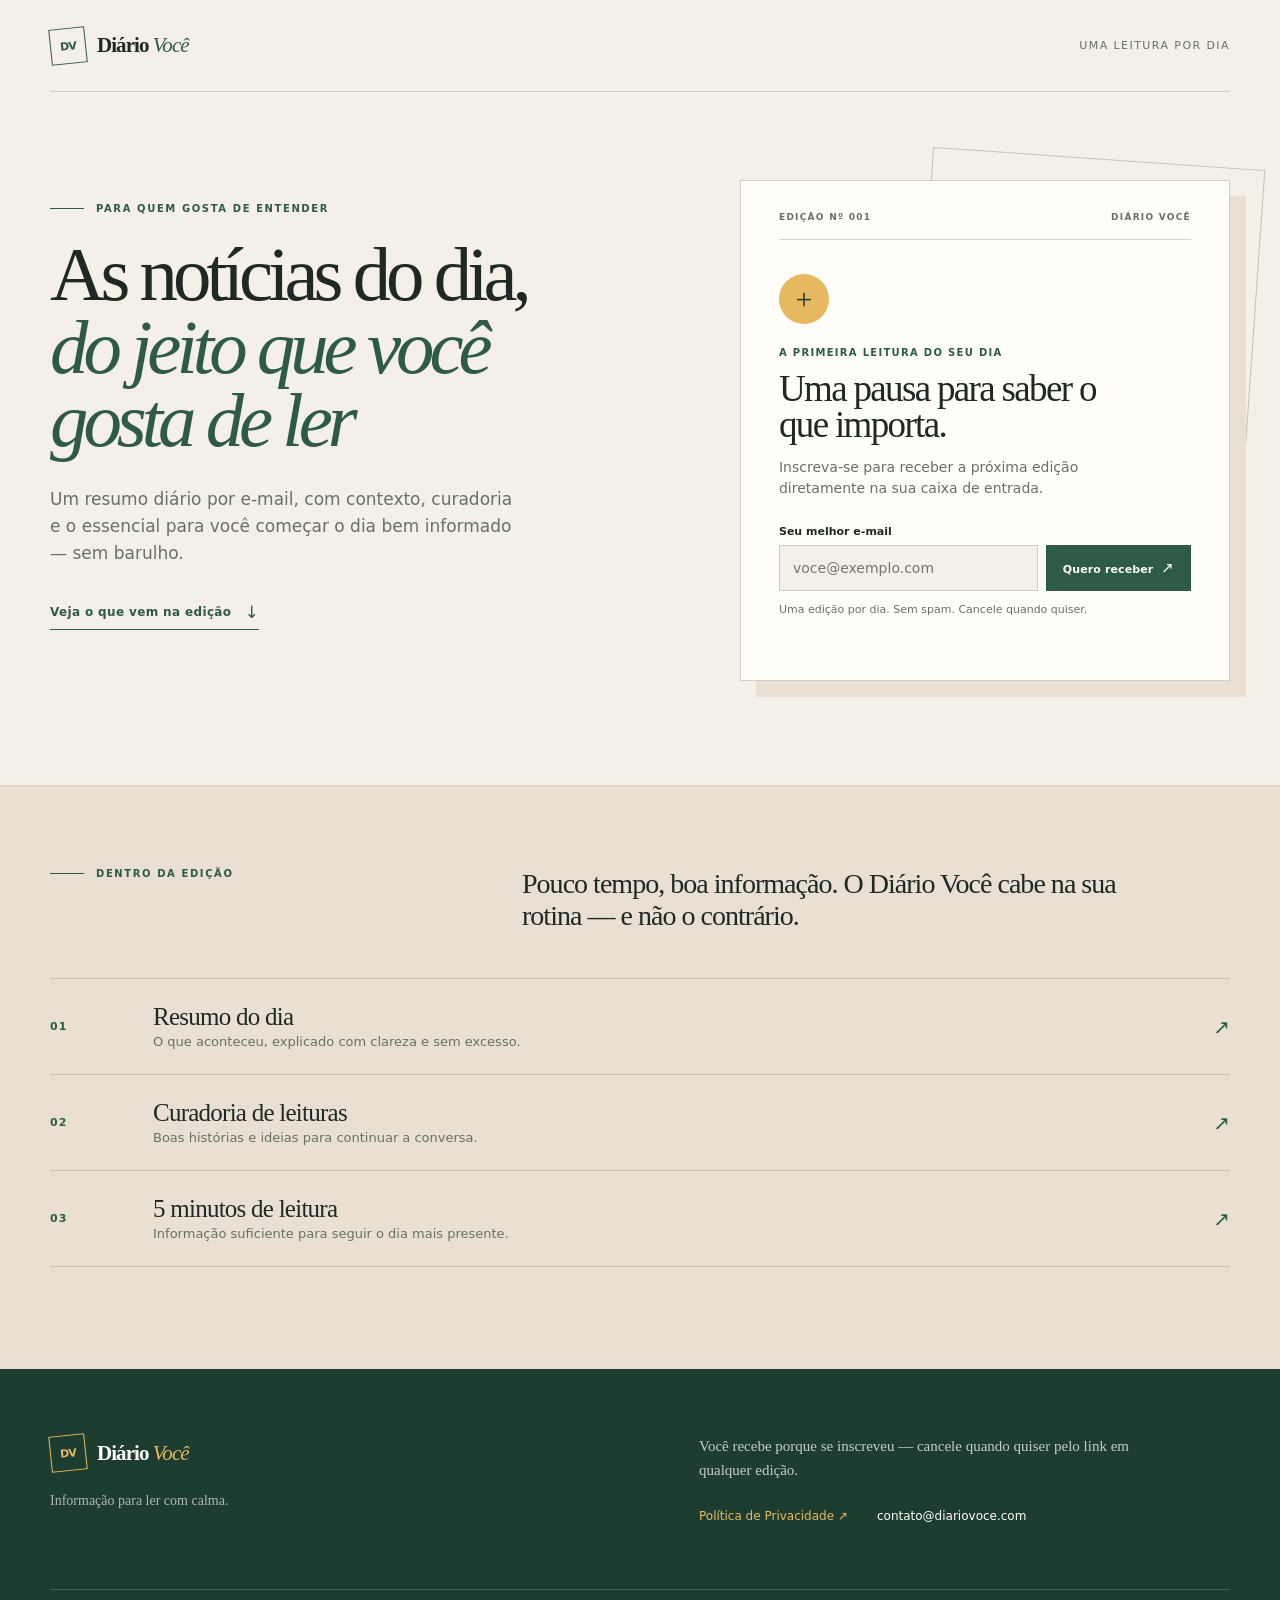
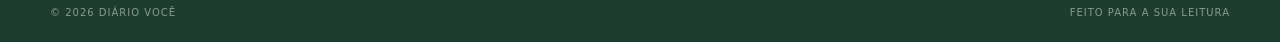
<file: index.html>
<!doctype html>
<html lang="pt-BR">
  <head>
    <meta charset="UTF-8" />
    <meta name="viewport" content="width=device-width, initial-scale=1.0" />
    <meta name="theme-color" content="#f4efe7" />
    <meta name="description" content="Diário Você: as notícias do dia, do jeito que você gosta de ler. Um resumo diário por e-mail, em cinco minutos." />
    <meta property="og:title" content="Diário Você — As notícias do dia, do seu jeito" />
    <meta property="og:description" content="Um resumo diário por e-mail, com curadoria e leitura de cinco minutos." />
    <meta property="og:type" content="website" />
    <title>Diário Você — As notícias do dia, do seu jeito</title>
    <link rel="icon" href="/favicon.svg" type="image/svg+xml" />
    <link rel="stylesheet" href="/styles.css" />
    <script src="/script.js" defer></script>
  </head>
  <body>
    <a class="skip-link" href="#conteudo">Pular para o conteúdo</a>
    <header class="site-header shell">
      <a class="brand" href="/" aria-label="Diário Você, início">
        <span class="brand-mark" aria-hidden="true">DV</span>
        <span class="brand-name">Diário <em>Você</em></span>
      </a>
      <span class="header-note">uma leitura por dia</span>
    </header>

    <main id="conteudo">
      <section class="hero shell" aria-labelledby="hero-title">
        <div class="hero-copy">
          <p class="eyebrow"><span class="eyebrow-rule"></span> para quem gosta de entender</p>
          <h1 id="hero-title">As notícias do dia, <span>do jeito que você gosta de ler</span></h1>
          <p class="hero-subtitle">Um resumo diário por e-mail, com contexto, curadoria e o essencial para você começar o dia bem informado — sem barulho.</p>
          <a class="text-link" href="#o-que-vem">Veja o que vem na edição <span aria-hidden="true">↓</span></a>
        </div>

        <div class="signup-wrap">
          <div class="signup-card">
            <div class="card-topline">
              <span>EDIÇÃO Nº 001</span>
              <span>DIÁRIO VOCÊ</span>
            </div>
            <div class="card-symbol" aria-hidden="true"><span>+</span></div>
            <p class="card-kicker">A primeira leitura do seu dia</p>
            <h2>Uma pausa para saber o que importa.</h2>
            <p class="card-text">Inscreva-se para receber a próxima edição diretamente na sua caixa de entrada.</p>
            <form id="signup-form" class="signup-form" novalidate>
              <label for="email">Seu melhor e-mail</label>
              <div class="input-row">
                <input id="email" name="email" type="email" autocomplete="email" placeholder="voce@exemplo.com" required />
                <button type="submit">Quero receber <span aria-hidden="true">↗</span></button>
              </div>
              <p class="form-note">Uma edição por dia. Sem spam. Cancele quando quiser.</p>
              <p id="form-status" class="form-status" role="status" aria-live="polite"></p>
            </form>
          </div>
          <div class="card-shadow" aria-hidden="true"></div>
        </div>
      </section>

      <section id="o-que-vem" class="benefits-section">
        <div class="shell">
          <div class="section-heading">
            <p class="eyebrow"><span class="eyebrow-rule"></span> dentro da edição</p>
            <p class="section-intro">Pouco tempo, boa informação. O Diário Você cabe na sua rotina — e não o contrário.</p>
          </div>
          <ol class="benefits-list">
            <li class="benefit-item">
              <span class="benefit-number">01</span>
              <div><h3>Resumo do dia</h3><p>O que aconteceu, explicado com clareza e sem excesso.</p></div>
              <span class="benefit-arrow" aria-hidden="true">↗</span>
            </li>
            <li class="benefit-item">
              <span class="benefit-number">02</span>
              <div><h3>Curadoria de leituras</h3><p>Boas histórias e ideias para continuar a conversa.</p></div>
              <span class="benefit-arrow" aria-hidden="true">↗</span>
            </li>
            <li class="benefit-item">
              <span class="benefit-number">03</span>
              <div><h3>5 minutos de leitura</h3><p>Informação suficiente para seguir o dia mais presente.</p></div>
              <span class="benefit-arrow" aria-hidden="true">↗</span>
            </li>
          </ol>
        </div>
      </section>
    </main>

    <footer class="site-footer">
      <div class="shell footer-grid">
        <div class="footer-brand">
          <a class="brand brand-light" href="/" aria-label="Diário Você, início">
            <span class="brand-mark" aria-hidden="true">DV</span>
            <span class="brand-name">Diário <em>Você</em></span>
          </a>
          <p>Informação para ler com calma.</p>
        </div>
        <div class="footer-details">
          <p>Você recebe porque se inscreveu — cancele quando quiser pelo link em qualquer edição.</p>
          <div class="footer-links">
            <a href="/privacidade">Política de Privacidade <span aria-hidden="true">↗</span></a>
            <a href="mailto:contato@diariovoce.com">contato@diariovoce.com</a>
          </div>
        </div>
      </div>
      <div class="shell footer-bottom"><span>© 2026 Diário Você</span><span>feito para a sua leitura</span></div>
    </footer>
  </body>
</html>
</file>
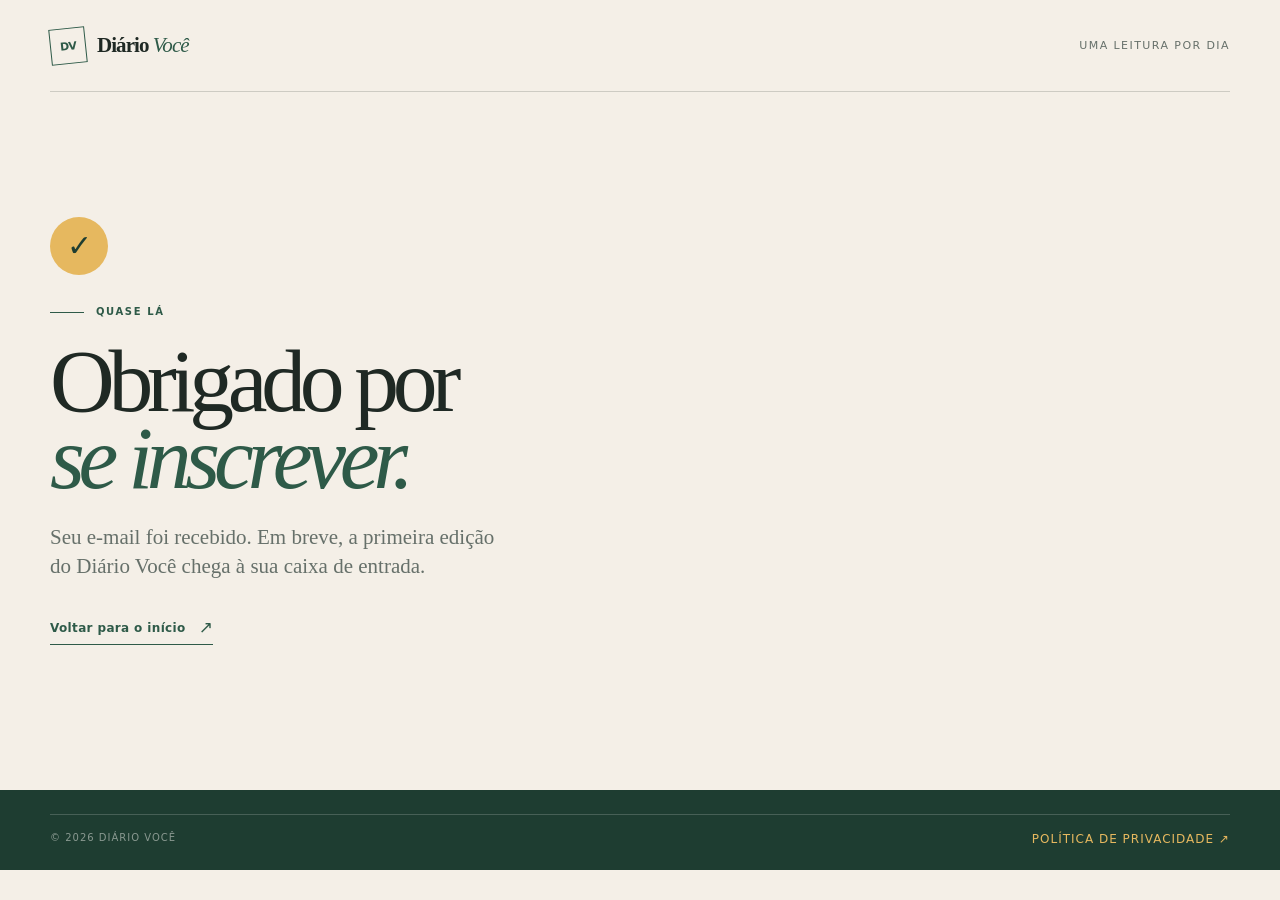
<file: obrigado/index.html>
<!doctype html>
<html lang="pt-BR">
  <head>
    <meta charset="UTF-8" />
    <meta name="viewport" content="width=device-width, initial-scale=1.0" />
    <meta name="theme-color" content="#f4efe7" />
    <meta name="description" content="Cadastro recebido — Diário Você." />
    <title>Cadastro recebido — Diário Você</title>
    <link rel="icon" href="/favicon.svg" type="image/svg+xml" />
    <link rel="stylesheet" href="/styles.css" />
  </head>
  <body class="thankyou-page">
    <a class="skip-link" href="#conteudo">Pular para o conteúdo</a>
    <header class="site-header shell">
      <a class="brand" href="/" aria-label="Diário Você, início">
        <span class="brand-mark" aria-hidden="true">DV</span>
        <span class="brand-name">Diário <em>Você</em></span>
      </a>
      <span class="header-note">uma leitura por dia</span>
    </header>

    <main id="conteudo" class="thankyou-main shell">
      <div class="thankyou-mark" aria-hidden="true">✓</div>
      <p class="eyebrow"><span class="eyebrow-rule"></span> quase lá</p>
      <h1>Obrigado por<br /><span>se inscrever.</span></h1>
      <p class="thankyou-lede">Seu e-mail foi recebido. Em breve, a primeira edição do Diário Você chega à sua caixa de entrada.</p>
      <a class="text-link" href="/">Voltar para o início <span aria-hidden="true">↗</span></a>
    </main>

    <footer class="site-footer thankyou-footer">
      <div class="shell footer-bottom"><span>© 2026 Diário Você</span><a href="/privacidade">Política de Privacidade <span aria-hidden="true">↗</span></a></div>
    </footer>
  </body>
</html>
</file>
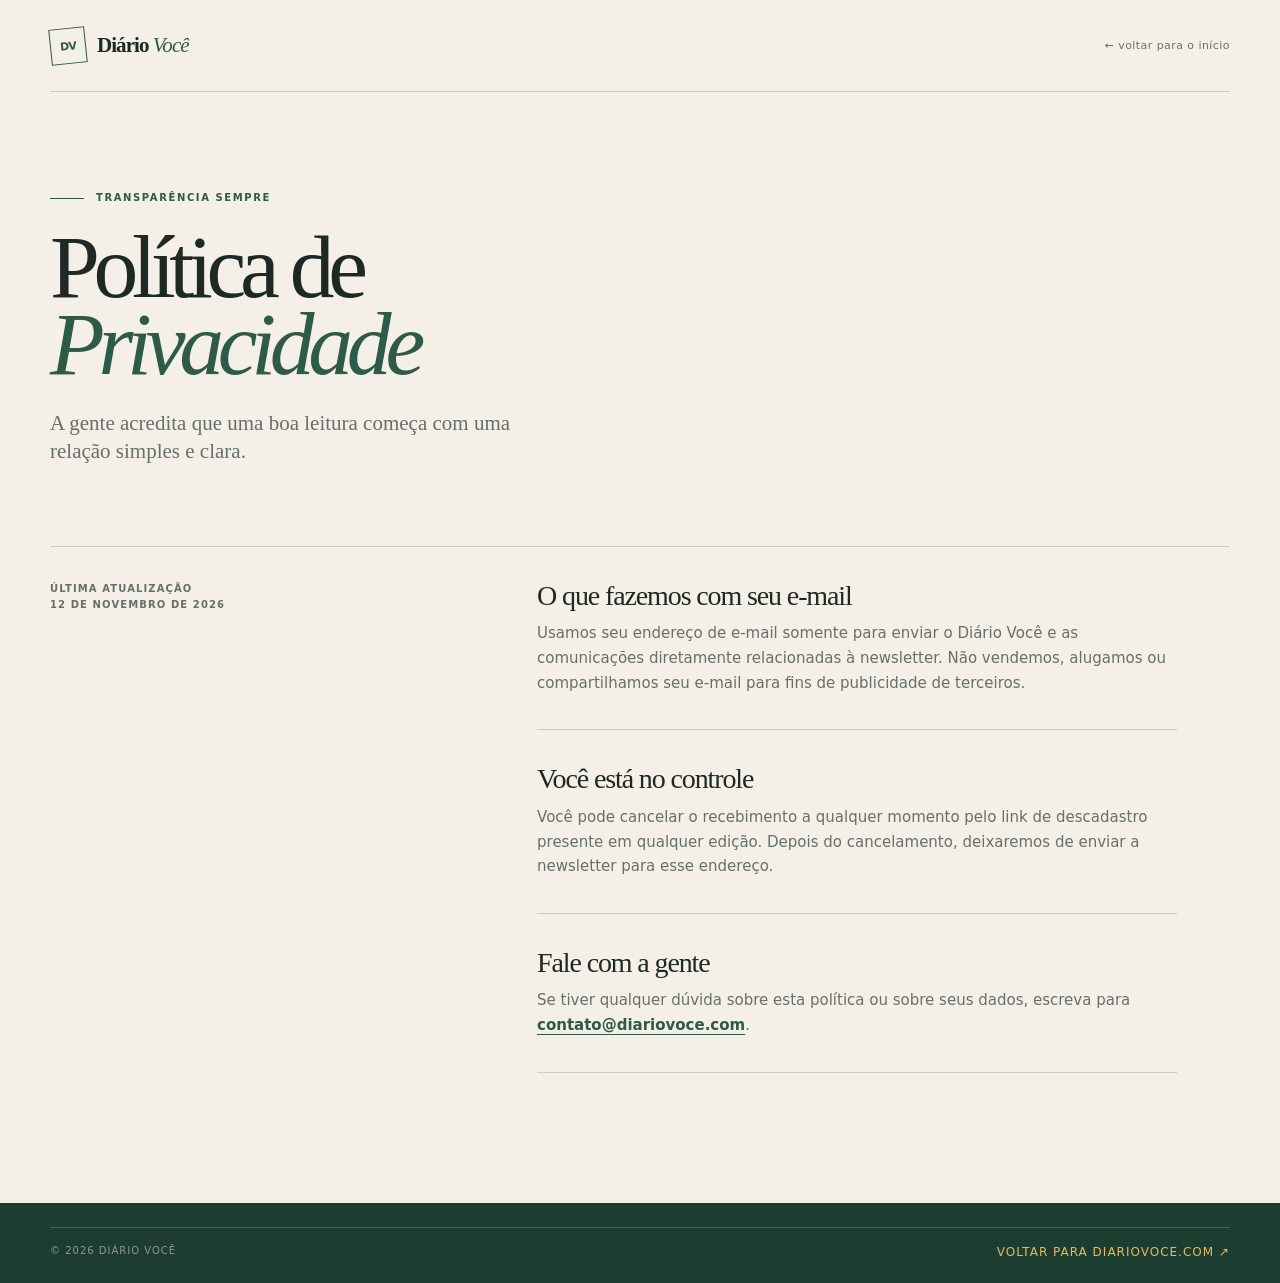
<file: privacidade/index.html>
<!doctype html>
<html lang="pt-BR">
  <head>
    <meta charset="UTF-8" />
    <meta name="viewport" content="width=device-width, initial-scale=1.0" />
    <meta name="theme-color" content="#f4efe7" />
    <meta name="description" content="Política de Privacidade do Diário Você." />
    <title>Política de Privacidade — Diário Você</title>
    <link rel="icon" href="/favicon.svg" type="image/svg+xml" />
    <link rel="stylesheet" href="/styles.css" />
  </head>
  <body class="privacy-page">
    <a class="skip-link" href="#conteudo">Pular para o conteúdo</a>
    <header class="site-header shell">
      <a class="brand" href="/" aria-label="Diário Você, início">
        <span class="brand-mark" aria-hidden="true">DV</span>
        <span class="brand-name">Diário <em>Você</em></span>
      </a>
      <a class="back-link" href="/"><span aria-hidden="true">←</span> voltar para o início</a>
    </header>

    <main id="conteudo" class="privacy-main shell">
      <p class="eyebrow"><span class="eyebrow-rule"></span> transparência sempre</p>
      <h1>Política de<br /><span>Privacidade</span></h1>
      <p class="privacy-lede">A gente acredita que uma boa leitura começa com uma relação simples e clara.</p>
      <div class="privacy-layout">
        <p class="privacy-date">Última atualização<br />12 de novembro de 2026</p>
        <div class="privacy-copy">
          <section>
            <h2>O que fazemos com seu e-mail</h2>
            <p>Usamos seu endereço de e-mail somente para enviar o Diário Você e as comunicações diretamente relacionadas à newsletter. Não vendemos, alugamos ou compartilhamos seu e-mail para fins de publicidade de terceiros.</p>
          </section>
          <section>
            <h2>Você está no controle</h2>
            <p>Você pode cancelar o recebimento a qualquer momento pelo link de descadastro presente em qualquer edição. Depois do cancelamento, deixaremos de enviar a newsletter para esse endereço.</p>
          </section>
          <section>
            <h2>Fale com a gente</h2>
            <p>Se tiver qualquer dúvida sobre esta política ou sobre seus dados, escreva para <a href="mailto:contato@diariovoce.com">contato@diariovoce.com</a>.</p>
          </section>
        </div>
      </div>
    </main>

    <footer class="site-footer privacy-footer">
      <div class="shell footer-bottom"><span>© 2026 Diário Você</span><a href="/">voltar para diariovoce.com <span aria-hidden="true">↗</span></a></div>
    </footer>
  </body>
</html>
</file>
<file: styles.css>
:root {
  --paper: #f4efe7;
  --paper-deep: #e9e0d3;
  --ink: #1f2924;
  --muted: #66706a;
  --forest: #2e5a48;
  --forest-dark: #1e3d31;
  --sun: #e6b85f;
  --line: rgba(31, 41, 36, 0.18);
  --white: #fffdf9;
  --serif: "Iowan Old Style", "Palatino Linotype", Palatino, Georgia, serif;
  --sans: Inter, ui-sans-serif, system-ui, -apple-system, BlinkMacSystemFont, "Segoe UI", sans-serif;
}

* { box-sizing: border-box; }
html { scroll-behavior: smooth; }
body { margin: 0; background: var(--paper); color: var(--ink); font-family: var(--sans); -webkit-font-smoothing: antialiased; }
a { color: inherit; }
.shell { width: min(1180px, calc(100% - 64px)); margin: 0 auto; }
.skip-link { position: fixed; z-index: 10; top: 12px; left: 12px; padding: 10px 14px; background: var(--forest-dark); color: var(--white); transform: translateY(-160%); transition: transform .2s ease; }
.skip-link:focus { transform: translateY(0); }

.site-header { min-height: 92px; display: flex; align-items: center; justify-content: space-between; border-bottom: 1px solid var(--line); }
.brand { display: inline-flex; align-items: center; gap: 11px; text-decoration: none; }
.brand-mark { display: grid; place-items: center; width: 36px; height: 36px; border: 1px solid var(--forest); color: var(--forest); font: 700 11px/1 var(--sans); letter-spacing: -.08em; transform: rotate(-6deg); }
.brand-name { font: 700 21px/1 var(--serif); letter-spacing: -.045em; }
.brand-name em { color: var(--forest); font-style: italic; font-weight: 400; }
.header-note, .back-link { color: var(--muted); font: 500 11px/1 var(--sans); letter-spacing: .13em; text-transform: uppercase; }
.back-link { text-decoration: none; letter-spacing: .04em; text-transform: none; }
.back-link:hover { color: var(--forest); }

.hero { min-height: 670px; padding: 88px 0 104px; display: grid; grid-template-columns: minmax(0, 1.05fr) minmax(400px, .95fr); gap: 10%; align-items: center; }
.hero-copy { padding-bottom: 28px; }
.eyebrow { display: flex; align-items: center; gap: 12px; margin: 0 0 24px; color: var(--forest); font: 700 10px/1.2 var(--sans); letter-spacing: .16em; text-transform: uppercase; }
.eyebrow-rule { display: inline-block; width: 34px; height: 1px; background: var(--forest); }
h1, h2, h3, p { margin-top: 0; }
.hero h1 { max-width: 690px; margin-bottom: 28px; font: 400 clamp(49px, 6vw, 82px)/.95 var(--serif); letter-spacing: -.065em; }
.hero h1 span { color: var(--forest); font-style: italic; }
.hero-subtitle { max-width: 475px; margin-bottom: 34px; color: var(--muted); font: 400 17px/1.6 var(--sans); }
.text-link { display: inline-flex; align-items: center; gap: 13px; color: var(--forest); font: 700 12px/1 var(--sans); letter-spacing: .03em; text-decoration: none; border-bottom: 1px solid var(--forest); padding-bottom: 8px; }
.text-link span { font-size: 17px; font-weight: 400; transition: transform .2s ease; }
.text-link:hover span { transform: translateY(3px); }

.signup-wrap { position: relative; max-width: 490px; justify-self: end; width: 100%; }
.signup-card { position: relative; z-index: 1; min-height: 470px; padding: 32px 38px 36px; background: var(--white); border: 1px solid rgba(31, 41, 36, .22); box-shadow: 16px 16px 0 var(--paper-deep); }
.card-shadow { position: absolute; width: 68%; height: 90%; right: -20px; top: -22px; border: 1px solid rgba(46, 90, 72, .28); transform: rotate(4deg); }
.card-topline { display: flex; justify-content: space-between; padding-bottom: 17px; border-bottom: 1px solid var(--line); color: var(--muted); font: 700 9px/1 var(--sans); letter-spacing: .14em; }
.card-symbol { width: 50px; height: 50px; display: grid; place-items: center; margin: 34px 0 23px; border-radius: 50%; background: var(--sun); color: var(--forest-dark); font: 300 30px/1 var(--serif); }
.card-kicker { margin-bottom: 12px; color: var(--forest); font: 700 10px/1.2 var(--sans); letter-spacing: .13em; text-transform: uppercase; }
.signup-card h2 { max-width: 350px; margin-bottom: 13px; font: 400 37px/.98 var(--serif); letter-spacing: -.045em; }
.card-text { max-width: 370px; margin-bottom: 27px; color: var(--muted); font-size: 14px; line-height: 1.5; }
.signup-form label { display: block; margin-bottom: 8px; color: var(--ink); font: 700 11px/1 var(--sans); }
.input-row { display: flex; gap: 8px; }
.input-row input { min-width: 0; flex: 1; height: 46px; padding: 0 13px; border: 1px solid var(--line); border-radius: 0; background: var(--paper); color: var(--ink); font: 14px var(--sans); outline: none; }
.input-row input:focus { border-color: var(--forest); box-shadow: 0 0 0 3px rgba(46, 90, 72, .13); }
.input-row button { height: 46px; padding: 0 17px; border: 0; border-radius: 0; background: var(--forest); color: var(--white); cursor: pointer; font: 700 11px var(--sans); letter-spacing: .01em; transition: background .2s ease, transform .2s ease; }
.input-row button span { margin-left: 4px; font-size: 15px; font-weight: 400; }
.input-row button:hover { background: var(--forest-dark); transform: translateY(-2px); }
.input-row button:focus-visible { outline: 3px solid var(--sun); outline-offset: 2px; }
.form-note { margin: 11px 0 0; color: var(--muted); font-size: 11px; line-height: 1.4; }
.form-status { min-height: 18px; margin: 9px 0 0; color: var(--forest); font-size: 12px; line-height: 1.35; }
.form-status.error { color: #a34f3d; }

.benefits-section { padding: 82px 0 102px; background: var(--paper-deep); border-top: 1px solid rgba(31, 41, 36, .08); }
.section-heading { display: grid; grid-template-columns: 1fr 2fr; gap: 10%; align-items: start; margin-bottom: 46px; }
.section-intro { max-width: 610px; margin: 0; font: 400 28px/1.15 var(--serif); letter-spacing: -.035em; }
.benefits-list { padding: 0; margin: 0; border-top: 1px solid var(--line); list-style: none; }
.benefit-item { display: grid; grid-template-columns: 75px 1fr 28px; gap: 28px; align-items: center; padding: 25px 0; border-bottom: 1px solid var(--line); }
.benefit-number { color: var(--forest); font: 700 11px var(--sans); letter-spacing: .1em; }
.benefit-item h3 { margin: 0 0 5px; font: 400 25px/1 var(--serif); letter-spacing: -.03em; }
.benefit-item p { margin: 0; color: var(--muted); font-size: 13px; }
.benefit-arrow { color: var(--forest); font: 400 20px/1 var(--sans); text-align: right; }

.site-footer { padding: 66px 0 24px; background: var(--forest-dark); color: var(--white); }
.footer-grid { display: grid; grid-template-columns: 1fr 1fr; gap: 10%; padding-bottom: 66px; }
.brand-light .brand-mark { border-color: var(--sun); color: var(--sun); }
.brand-light .brand-name { color: var(--white); }
.brand-light .brand-name em { color: var(--sun); }
.footer-brand p { margin: 22px 0 0; color: rgba(255,253,249,.64); font: 400 14px var(--serif); }
.footer-details { max-width: 480px; }
.footer-details > p { margin-bottom: 27px; color: rgba(255,253,249,.74); font: 400 15px/1.55 var(--serif); }
.footer-links { display: flex; flex-wrap: wrap; gap: 12px 29px; }
.footer-links a, .footer-bottom a { color: var(--sun); font-size: 12px; text-decoration: none; }
.footer-links a:hover, .footer-bottom a:hover { text-decoration: underline; text-underline-offset: 4px; }
.footer-links a:last-child { color: var(--white); }
.footer-bottom { display: flex; justify-content: space-between; gap: 20px; padding-top: 17px; border-top: 1px solid rgba(255,255,255,.18); color: rgba(255,253,249,.48); font: 10px var(--sans); letter-spacing: .1em; text-transform: uppercase; }

.privacy-main { padding: 100px 0 130px; }
.privacy-main h1 { margin: 0 0 27px; font: 400 clamp(54px, 7vw, 92px)/.86 var(--serif); letter-spacing: -.07em; }
.privacy-main h1 span { color: var(--forest); font-style: italic; }
.privacy-lede { max-width: 470px; margin: 0 0 80px; color: var(--muted); font: 400 21px/1.35 var(--serif); }
.privacy-layout { display: grid; grid-template-columns: minmax(160px, .65fr) minmax(0, 1.35fr); gap: 13%; padding-top: 34px; border-top: 1px solid var(--line); }
.privacy-date { color: var(--muted); font: 700 10px/1.6 var(--sans); letter-spacing: .11em; text-transform: uppercase; }
.privacy-copy { max-width: 640px; }
.privacy-copy section { padding: 0 0 34px; margin-bottom: 34px; border-bottom: 1px solid var(--line); }
.privacy-copy section:last-child { margin-bottom: 0; }
.privacy-copy h2 { margin-bottom: 11px; font: 400 28px/1.05 var(--serif); letter-spacing: -.04em; }
.privacy-copy p { margin-bottom: 0; color: var(--muted); font-size: 15px; line-height: 1.65; }
.privacy-copy a { color: var(--forest); font-weight: 700; text-underline-offset: 4px; }
.privacy-footer { padding-top: 24px; }

.thankyou-main { min-height: calc(100vh - 208px); padding: 125px 0 145px; }
.thankyou-mark { display: grid; place-items: center; width: 58px; height: 58px; margin-bottom: 31px; border-radius: 50%; background: var(--sun); color: var(--forest-dark); font: 400 30px/1 var(--serif); }
.thankyou-main h1 { margin: 0 0 27px; font: 400 clamp(57px, 7vw, 94px)/.86 var(--serif); letter-spacing: -.07em; }
.thankyou-main h1 span { color: var(--forest); font-style: italic; }
.thankyou-lede { max-width: 460px; margin: 0 0 35px; color: var(--muted); font: 400 21px/1.4 var(--serif); }
.thankyou-footer { padding-top: 24px; }

@media (max-width: 520px) {
  .thankyou-main { min-height: calc(100vh - 175px); padding: 78px 0 100px; }
  .thankyou-main h1 { font-size: 62px; }
  .thankyou-lede { font-size: 19px; }
}

@media (max-width: 820px) {
  .shell { width: min(100% - 40px, 620px); }
  .hero { min-height: auto; padding: 65px 0 80px; grid-template-columns: 1fr; gap: 62px; }
  .hero-copy { padding-bottom: 0; }
  .hero h1 { max-width: 590px; font-size: clamp(47px, 11vw, 72px); }
  .signup-wrap { justify-self: stretch; max-width: 560px; }
  .section-heading, .footer-grid { grid-template-columns: 1fr; gap: 25px; }
  .section-heading { margin-bottom: 34px; }
  .footer-grid { gap: 42px; }
  .privacy-main { padding: 72px 0 92px; }
  .privacy-lede { margin-bottom: 58px; }
  .privacy-layout { gap: 35px; }
}

@media (max-width: 520px) {
  .shell { width: calc(100% - 32px); }
  .site-header { min-height: 75px; }
  .header-note { display: none; }
  .brand-name { font-size: 19px; }
  .hero { padding: 52px 0 66px; gap: 51px; }
  .hero h1 { font-size: 49px; }
  .hero-subtitle { font-size: 15px; }
  .signup-card { padding: 25px 22px 27px; min-height: auto; box-shadow: 9px 9px 0 var(--paper-deep); }
  .card-shadow { right: -11px; top: -13px; }
  .signup-card h2 { font-size: 33px; }
  .input-row { display: block; }
  .input-row input, .input-row button { width: 100%; }
  .input-row button { margin-top: 8px; }
  .benefits-section { padding: 65px 0 74px; }
  .section-intro { font-size: 25px; }
  .benefit-item { grid-template-columns: 35px 1fr; gap: 13px; align-items: start; }
  .benefit-arrow { display: none; }
  .benefit-item h3 { font-size: 23px; }
  .benefit-item p { line-height: 1.45; }
  .site-footer { padding-top: 51px; }
  .footer-grid { padding-bottom: 48px; }
  .footer-bottom { align-items: flex-start; flex-direction: column; gap: 8px; }
  .back-link { font-size: 10px; }
  .privacy-main { padding: 57px 0 80px; }
  .privacy-main h1 { font-size: 59px; }
  .privacy-lede { font-size: 19px; }
  .privacy-layout { display: block; }
  .privacy-date { margin-bottom: 50px; }
}

@media (prefers-reduced-motion: reduce) {
  *, *::before, *::after { scroll-behavior: auto !important; transition-duration: .01ms !important; }
}
</file>
